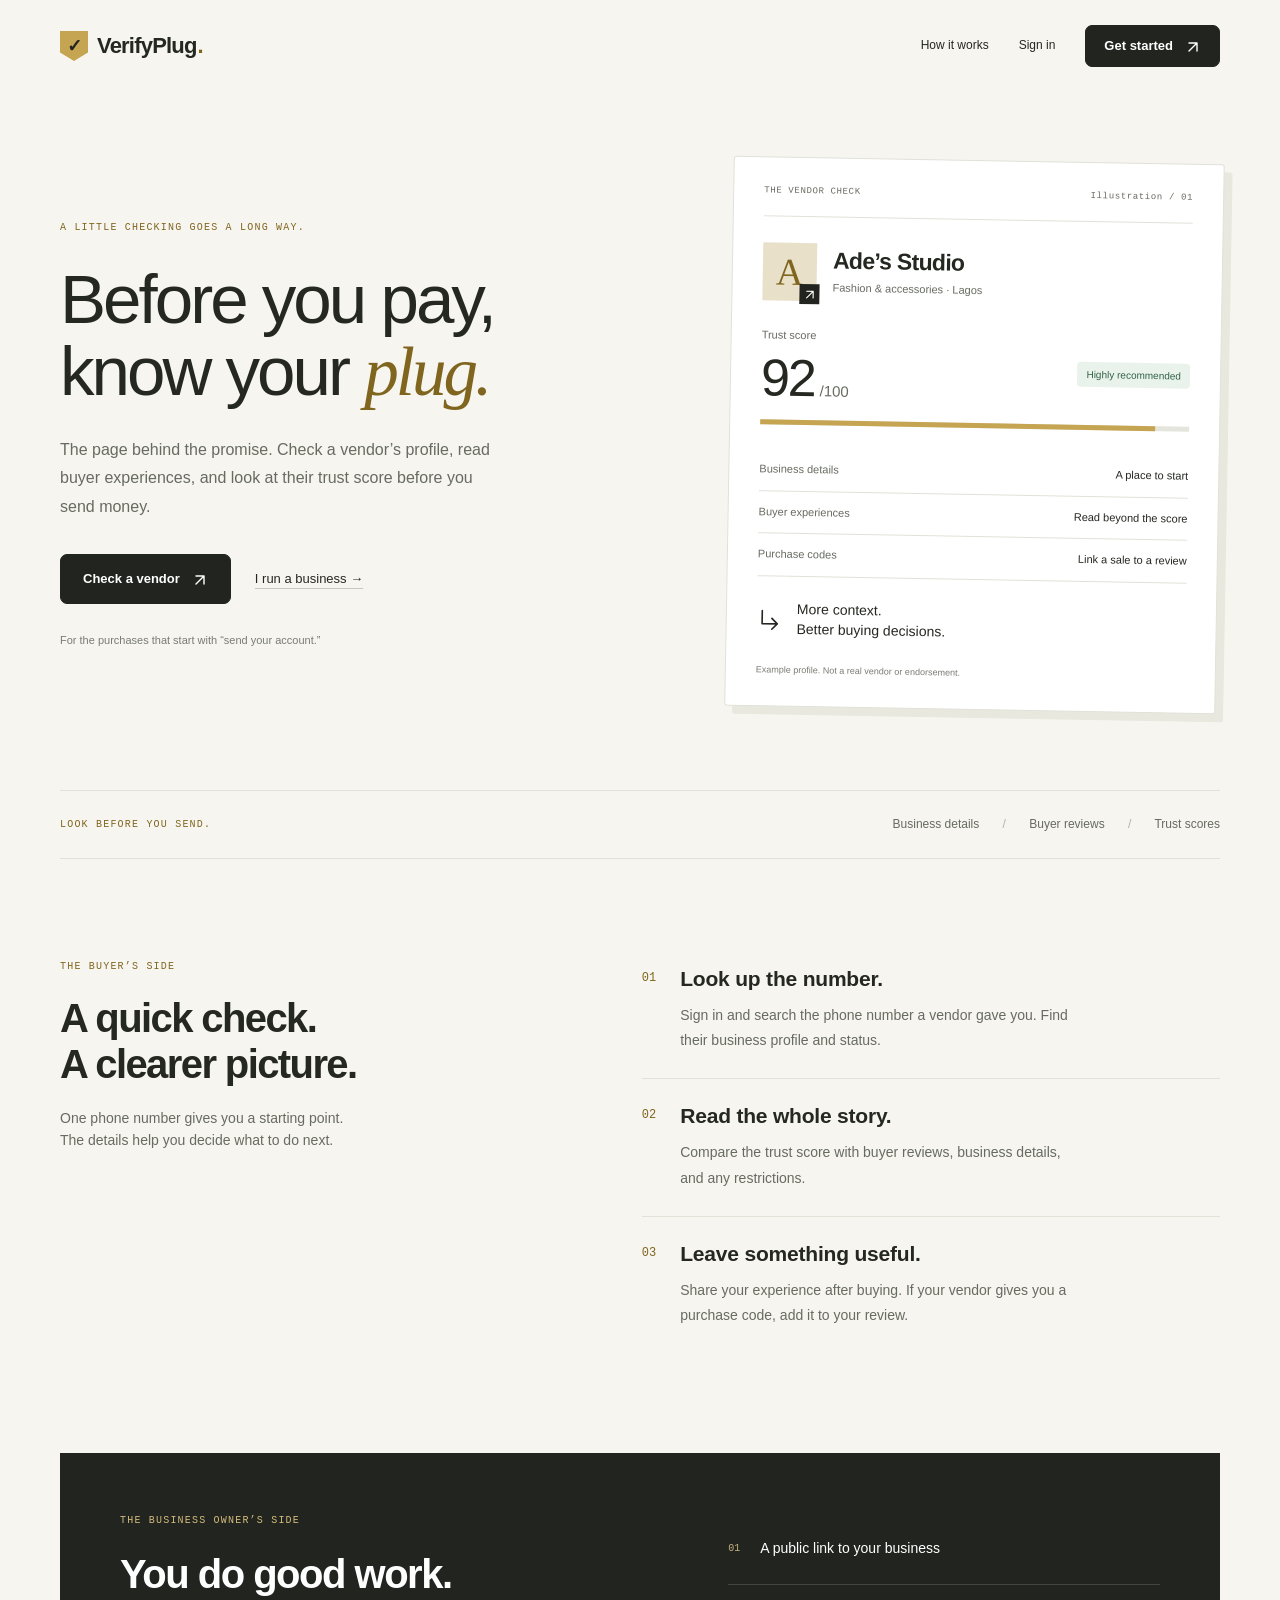
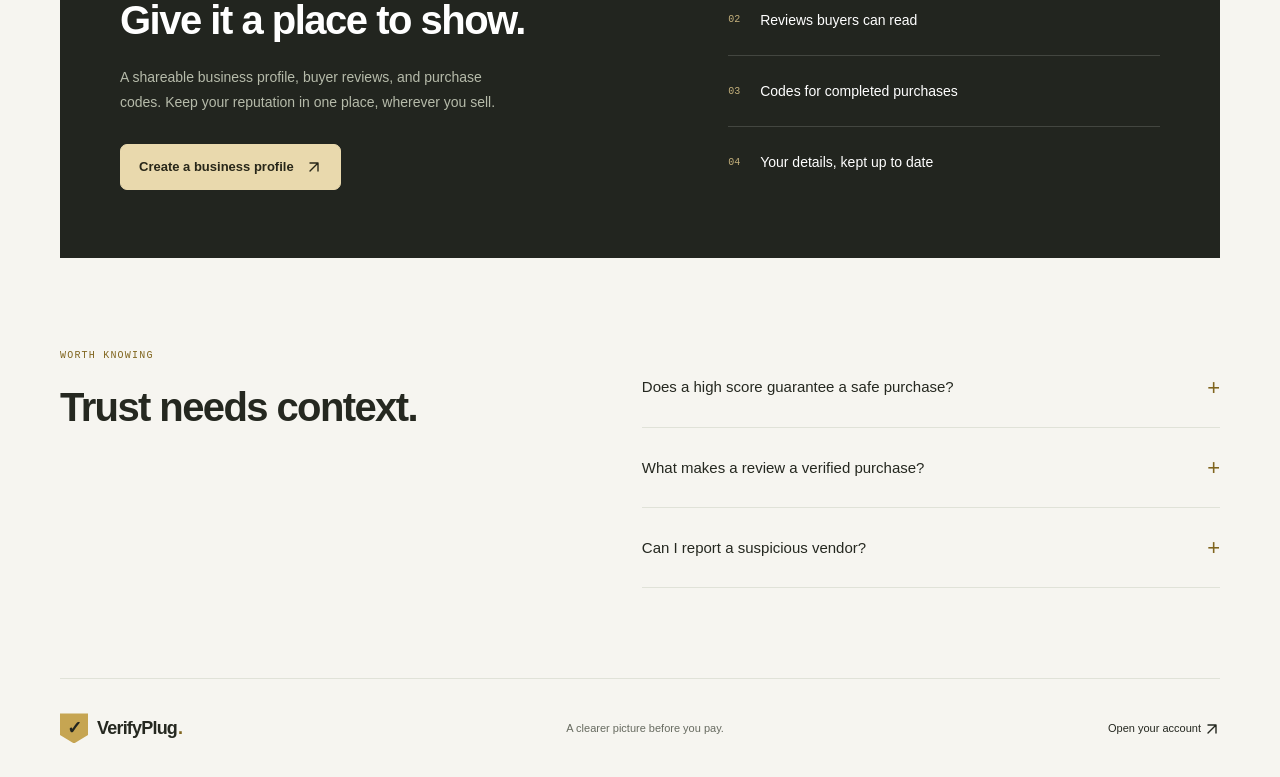
<file: index.html>
<!DOCTYPE html>
<html lang="en">
<head><meta charset="UTF-8"><meta name="viewport" content="width=device-width, initial-scale=1"><meta name="theme-color" content="#f6f5f0"><title>Know who you’re buying from — VerifyPlug</title><link rel="icon" href="/favicon.ico?v=2" sizes="any">
<link rel="icon" href="/favicon.svg?v=2" type="image/svg+xml">
<link rel="apple-touch-icon" href="/apple-touch-icon.png?v=2"><link rel="stylesheet" href="style.css"><meta name="description" content="Check vendor profiles, buyer reviews and trust scores before you pay. Build a public reputation for your business on VerifyPlug."><link rel="stylesheet" href="landing.css"></head>
<body class="landing"><a class="skip-link" href="#main">Skip to content</a>
<nav class="lp-nav" aria-label="Main navigation"><a href="index.html" class="brand" aria-label="VerifyPlug home"><span class="brand-seal" aria-hidden="true">✓</span>VerifyPlug<span class="brand-period">.</span></a><div class="nav-actions"><a class="nav-how" href="#how-it-works">How it works</a><a href="auth.html">Sign in</a><a class="btn" href="auth.html?mode=signup">Get started <span aria-hidden="true"><svg class="arrow-icon" aria-hidden="true" viewBox="0 0 16 16" fill="none"><path d="M4 12 12 4M4 4h8v8" stroke="currentColor" stroke-width="1.4" stroke-linecap="round" stroke-linejoin="round"/></svg></span></a></div></nav>
<main id="main">
<section class="lp-hero"><div class="hero-copy"><span class="eyebrow">A little checking goes a long way.</span><h1>Before you pay,<br>know your <em>plug.</em></h1><p class="sub">The page behind the promise. Check a vendor’s profile, read buyer experiences, and look at their trust score before you send money.</p><div class="lp-cta"><a class="btn" href="auth.html">Check a vendor <span aria-hidden="true"><svg class="arrow-icon" aria-hidden="true" viewBox="0 0 16 16" fill="none"><path d="M4 12 12 4M4 4h8v8" stroke="currentColor" stroke-width="1.4" stroke-linecap="round" stroke-linejoin="round"/></svg></span></a><a class="text-link" href="auth.html?mode=signup&role=vendor">I run a business →</a></div><p class="hero-footnote">For the purchases that start with “send your account.”</p></div>
<div class="profile-example" aria-label="Illustrative vendor profile"><div class="example-caption"><span>THE VENDOR CHECK</span><span>Illustration / 01</span></div><div class="example-business"><div class="example-monogram">A<span><svg class="arrow-icon" aria-hidden="true" viewBox="0 0 16 16" fill="none"><path d="M4 12 12 4M4 4h8v8" stroke="currentColor" stroke-width="1.4" stroke-linecap="round" stroke-linejoin="round"/></svg></span></div><div><h2>Ade’s Studio</h2><p>Fashion & accessories · Lagos</p></div></div><div class="example-score"><div><span>Trust score</span><strong>92<small>/100</small></strong></div><span class="status-trusted">Highly recommended</span></div><div class="example-meter" aria-hidden="true"><span></span></div><div class="example-row"><span>Business details</span><b>A place to start</b></div><div class="example-row"><span>Buyer experiences</span><b>Read beyond the score</b></div><div class="example-row"><span>Purchase codes</span><b>Link a sale to a review</b></div><div class="example-note"><svg aria-hidden="true" width="26" height="26" viewBox="0 0 24 24" fill="none"><path d="M5 4v12h14m-5-5 5 5-5 5" stroke="currentColor" stroke-width="1.5" stroke-linecap="round" stroke-linejoin="round"/></svg><p>More context.<br>Better buying decisions.</p></div><p class="example-disclaimer">Example profile. Not a real vendor or endorsement.</p></div></section>
<div class="principle-strip"><span>LOOK BEFORE YOU SEND.</span><p>Business details <span aria-hidden="true">/</span> Buyer reviews <span aria-hidden="true">/</span> Trust scores</p></div>
<section id="how-it-works" class="lp-section"><div class="section-intro"><span class="eyebrow">The buyer’s side</span><h2>A quick check.<br>A clearer picture.</h2><p>One phone number gives you a starting point. The details help you decide what to do next.</p></div><div class="steps"><article><span class="step-num">01</span><div><h3>Look up the number.</h3><p>Sign in and search the phone number a vendor gave you. Find their business profile and status.</p></div></article><article><span class="step-num">02</span><div><h3>Read the whole story.</h3><p>Compare the trust score with buyer reviews, business details, and any restrictions.</p></div></article><article><span class="step-num">03</span><div><h3>Leave something useful.</h3><p>Share your experience after buying. If your vendor gives you a purchase code, add it to your review.</p></div></article></div></section>
<section class="vendor-band" id="features"><div><span class="eyebrow">The business owner’s side</span><h2>You do good work.<br>Give it a place to show.</h2><p>A shareable business profile, buyer reviews, and purchase codes. Keep your reputation in one place, wherever you sell.</p><a class="btn" href="auth.html?mode=signup&role=vendor">Create a business profile <svg class="arrow-icon" aria-hidden="true" viewBox="0 0 16 16" fill="none"><path d="M4 12 12 4M4 4h8v8" stroke="currentColor" stroke-width="1.4" stroke-linecap="round" stroke-linejoin="round"/></svg></a></div><ul><li><span>01</span> A public link to your business</li><li><span>02</span> Reviews buyers can read</li><li><span>03</span> Codes for completed purchases</li><li><span>04</span> Your details, kept up to date</li></ul></section>
<section class="lp-section faq-section"><div class="section-intro"><span class="eyebrow">Worth knowing</span><h2>Trust needs context.</h2></div><div class="faq-list"><details><summary>Does a high score guarantee a safe purchase?</summary><p>No. A score is a signal, not a guarantee. Read the reviews, confirm who you’re dealing with, and use a payment method with buyer protection where possible.</p></details><details><summary>What makes a review a verified purchase?</summary><p>A purchase code links the review to a code issued by that vendor. Other reviews can still be posted, but they don’t carry the purchase-code label.</p></details><details><summary>Can I report a suspicious vendor?</summary><p>Yes. Sign in as a customer and use “Report a concern” with the vendor’s phone number and what happened.</p></details></div></section>
</main><footer class="lp-footer"><a href="index.html" class="brand" aria-label="VerifyPlug home"><span class="brand-seal" aria-hidden="true">✓</span>VerifyPlug<span class="brand-period">.</span></a><p>A clearer picture before you pay.</p><a href="auth.html">Open your account <svg class="arrow-icon" aria-hidden="true" viewBox="0 0 16 16" fill="none"><path d="M4 12 12 4M4 4h8v8" stroke="currentColor" stroke-width="1.4" stroke-linecap="round" stroke-linejoin="round"/></svg></a></footer></body></html>
</file>
<file: style.css>
/* VerifyPlug: warm paper, ink, and a quiet brass accent. */
:root{--ink:#22251f;--charcoal:#22251f;--gold:#c6a552;--gold-deep:#80651e;--gold-soft:#f1ead8;--gold-line:#dfd1ac;--bg:#f6f5f0;--surface:#fff;--surface-2:#f1f1eb;--surface-3:#e4e5dc;--text:#252820;--muted:#676b60;--faint:#797c72;--border:#e0e2d8;--border-strong:#c6cabe;--green:#326247;--green-bg:#eaf3eb;--amber:#855d18;--amber-bg:#f8eddb;--red:#a83b32;--red-bg:#faeeec;--font:-apple-system,BlinkMacSystemFont,"Segoe UI",sans-serif;--r-sm:8px;--r-md:12px;--r-lg:16px;--sh-sm:0 2px 4px #20251a04;--sh-lg:0 20px 60px #20251a24}
*{box-sizing:border-box;margin:0;padding:0} [hidden]{display:none!important}
html{scroll-behavior:smooth;scroll-padding-top:90px}body{font-family:var(--font);font-size:15px;line-height:1.6;color:var(--text);background:var(--bg);-webkit-font-smoothing:antialiased;min-height:100vh}::selection{background:var(--gold-soft)}
h1,h2,h3{line-height:1.15;font-weight:600;text-wrap:balance}h1{font-size:clamp(30px,4vw,43px);letter-spacing:-1.5px}h2{font-size:24px;letter-spacing:-.7px}h3{font-size:17px;letter-spacing:-.2px}p{font-size:14px;color:var(--muted)}a{color:inherit;text-decoration:none}small{font-size:12px}img,svg{max-width:100%}button,input,select,textarea{font:inherit}button,a,input,textarea,select{-webkit-tap-highlight-color:transparent}button,a{touch-action:manipulation}a:focus-visible,button:focus-visible,input:focus-visible,select:focus-visible,textarea:focus-visible,summary:focus-visible{outline:3px solid var(--gold);outline-offset:3px}
.skip-link{position:fixed;top:-100px;left:16px;z-index:999999;background:var(--ink);color:white;padding:12px 20px}.skip-link:focus{top:12px}
.eyebrow{font-family:ui-monospace,SFMono-Regular,Consolas,monospace;font-size:10px;letter-spacing:.12em;font-weight:500;text-transform:uppercase;display:block;color:var(--gold-deep);margin-bottom:10px}
.container{max-width:1160px;margin:auto;padding:48px 32px 80px;min-width:0}.topbar{display:flex;align-items:center;justify-content:space-between;gap:18px;padding:18px max(24px,calc((100vw - 1096px)/2));border-bottom:1px solid var(--border);background:var(--bg);min-height:77px}.brand{display:inline-flex;align-items:center;gap:9px;font-size:22px;font-weight:700;letter-spacing:-.8px;white-space:nowrap}.brand-period{color:var(--gold-deep);margin-left:-8px}.brand-seal{display:inline-grid;place-items:center;width:28px;height:30px;clip-path:polygon(0 0,100% 0,100% 72%,50% 100%,0 72%);background:var(--gold);color:var(--ink);font-size:18px;font-weight:700;flex-shrink:0}.brand-seal svg{width:17px;height:17px}.topbar-tag{font-size:12px;color:var(--muted)}.topbar-actions{display:flex;align-items:center;gap:18px}.topbar .signout{width:auto;margin:0;min-height:40px;padding:8px 14px;font-size:12px}
.card,.vendor-card,.premium-vendor-card,.vendor-owner-card,.result-card,.v-panel{background:var(--surface);border:1px solid var(--border);border-radius:var(--r-md);padding:26px;min-width:0;overflow-wrap:anywhere}.card h2{margin-bottom:8px}.grid,#premiumVendors{display:grid;grid-template-columns:repeat(auto-fit,minmax(min(240px,100%),1fr));gap:16px}.grid .stat-card{padding:22px 24px;border-radius:8px}.stat-card h2{font-size:25px;margin-bottom:6px}.stat-card p{font-size:12px}.result-card,.vendor-card{margin-bottom:12px}.card .card{box-shadow:none}.muted-text{font-size:13px;color:var(--muted)}
label,legend{font-size:13px;font-weight:500;display:block;color:var(--text);margin:15px 0 6px}input,select,textarea{display:block;width:100%;max-width:100%;min-height:46px;padding:11px 13px;border:1px solid var(--border-strong);border-radius:7px;background:var(--surface);color:var(--text);font-size:16px;line-height:1.5;transition:border-color .15s}input::placeholder,textarea::placeholder{color:var(--faint)}textarea{resize:vertical;min-height:100px}select{appearance:none;background-image:url("data:image/svg+xml,%3Csvg xmlns='http://www.w3.org/2000/svg' width='16' height='16' fill='none'%3E%3Cpath d='m4 6 4 4 4-4' stroke='%23676b60' stroke-width='1.5'/%3E%3C/svg%3E");background-repeat:no-repeat;background-position:right 12px center;padding-right:38px}input:focus,select:focus,textarea:focus{border-color:var(--gold-deep)}
button,.btn{display:inline-flex;align-items:center;justify-content:center;gap:12px;min-height:46px;width:100%;padding:11px 18px;margin-top:14px;background:var(--ink);color:#fff;border:1px solid var(--ink);border-radius:7px;cursor:pointer;font-size:13px;font-weight:600;line-height:1.5;transition:background .16s,color .16s,border-color .16s}button:hover,.btn:hover{background:#3a3f32}button:disabled{cursor:not-allowed;opacity:.55}.btn-secondary{background:transparent;color:var(--text);border:1px solid var(--border-strong)}.btn-secondary:hover{background:var(--surface-2)}a.btn{width:auto;text-decoration:none;margin-top:0}.text-link{display:inline-flex;align-items:center;gap:6px;min-height:44px;font-size:13px;font-weight:500;text-decoration:underline;text-underline-offset:5px;text-decoration-color:var(--border-strong)}.text-link:hover{text-decoration-color:var(--text)}.text-button{display:inline;width:auto;min-height:44px;border:0;background:none;color:var(--text);padding:0 4px;margin:0;text-decoration:underline}.text-button:hover{background:none}
.badges{display:flex;gap:7px;flex-wrap:wrap;align-items:center}.status-recommended,.status-trusted,.status-normal,.status-weak,.status-banned,.verified-badge,.premium-badge,.status-paid,.status-unpaid{display:inline-flex;align-items:center;gap:5px;font-size:11px;font-weight:500;line-height:1.5;border-radius:4px;padding:5px 9px}.status-recommended,.status-trusted,.status-paid{color:var(--green);background:var(--green-bg)}.status-normal,.status-unpaid{background:var(--surface-2);color:var(--muted)}.status-weak{color:var(--amber);background:var(--amber-bg)}.status-banned{color:var(--red);background:var(--red-bg)}.verified-badge,.premium-badge{color:var(--gold-deep);background:var(--gold-soft)}.premium-badge{margin:12px 0}
.vendor-header{display:flex;flex-direction:column;gap:9px;margin-bottom:14px}.vendor-info p,.premium-vendor-card p{margin:5px 0}.vendor-actions{display:flex;flex-wrap:wrap;gap:8px;margin-top:20px}.vendor-actions button{width:auto;margin:0;font-size:12px}.premium-vendor-card .text-link{display:flex}.business-overview{display:flex;justify-content:space-between;align-items:center;gap:32px;padding:30px 34px;background:var(--surface);border:1px solid var(--border);border-radius:12px 12px 0 0}.business-identity{min-width:0;overflow-wrap:anywhere}.business-identity h2{font-size:32px;margin-bottom:10px}.business-identity .badges{margin:16px 0 6px}.score-summary{flex-shrink:0;text-align:center}.score-summary p{font-size:10px;margin-top:10px}.trust-ring{--p:50;width:108px;height:108px;border-radius:50%;background:conic-gradient(var(--gold) calc(var(--p)*1%),var(--surface-3) 0);display:grid;place-items:center;margin:auto}.trust-ring .inner{width:94px;height:94px;border-radius:50%;background:var(--surface);display:flex;align-items:center;justify-content:center;flex-direction:column}.trust-ring b{font-size:27px;line-height:1.2;letter-spacing:-1px}.trust-ring span{font-size:9px;text-transform:uppercase;letter-spacing:.05em;color:var(--muted)}
.metric-strip{display:grid;grid-template-columns:repeat(3,minmax(0,1fr));background:var(--surface);border:1px solid var(--border);border-top:0;border-radius:0 0 12px 12px;margin-bottom:24px}.metric-strip>div{padding:20px 30px;border-right:1px solid var(--border)}.metric-strip>div:last-child{border:0}.metric-strip span{display:block;font-size:12px;color:var(--muted);margin-bottom:6px}.metric-strip strong{font-size:27px;font-weight:500;letter-spacing:-1px}.metric-strip small{font-size:11px;color:var(--muted);letter-spacing:0;font-weight:400}.workspace-columns{display:grid;grid-template-columns:minmax(0,1.5fr) minmax(0,1fr);gap:24px;align-items:start}.section-heading{display:flex;align-items:center;justify-content:space-between;gap:20px}.section-heading button{width:auto;margin:0}.codes-list{display:flex;flex-direction:column;gap:8px;max-height:380px;overflow:auto;margin-top:24px}.code-pill{display:flex;align-items:center;justify-content:space-between;gap:10px;background:var(--surface-2);border:1px solid var(--border);border-radius:6px;padding:10px 14px}.code{font-family:ui-monospace,SFMono-Regular,Consolas,monospace;font-size:13px;word-break:break-all}.code-copy{width:auto;margin:0;min-height:44px;background:var(--surface);color:var(--text);border-color:var(--border-strong);font-size:12px;padding:8px 14px}.code-copy:hover{background:var(--surface-3)}.empty-state{padding:30px 14px;text-align:center;background:var(--bg);border-radius:8px}.empty-state h3{margin-bottom:10px}.empty-state p{font-size:13px}.detail-list>div{display:flex;gap:16px;justify-content:space-between;border-bottom:1px solid var(--border);padding:14px 0;font-size:12px}.detail-list dt{color:var(--muted)}.detail-list dd{text-align:right;overflow-wrap:anywhere;min-width:0}.account-panel .vendor-actions{flex-direction:column}.account-panel .vendor-actions button{width:100%}.membership-note{margin-top:24px;padding-top:22px;border-top:1px solid var(--border)}.membership-note p{font-size:12px;margin-top:8px}.membership-note button{background:var(--gold-soft);color:var(--text);border-color:var(--gold-line)}#vendorForm{max-width:680px;margin:auto}#vendorForm label{margin-top:16px}
.page-state{max-width:620px;margin:80px auto;padding:32px;min-height:320px}.page-state h1{font-size:32px;margin:16px 0}.page-state p{margin-bottom:20px}.page-state .btn{width:auto;margin-right:16px}.loading-line{width:70px;height:3px;background:var(--gold);margin-bottom:28px;animation:pulse 1.3s ease-in-out infinite}.loading-help{font-size:12px;animation:delayed-help 0s 12s both}@keyframes delayed-help{from{visibility:hidden}to{visibility:visible}}@keyframes pulse{50%{opacity:.35;transform:scaleX(.6);transform-origin:left}}#banScreen{max-width:580px;margin:80px auto;padding:30px}#banScreen h1{margin-bottom:16px;color:var(--red)}
.file-upload{position:relative;display:flex;align-items:center;flex-wrap:wrap;gap:10px;padding:16px;border:1px dashed var(--border-strong);border-radius:7px;font-size:12px;background:var(--bg)}.file-upload svg{width:18px;height:18px}.file-upload input[type=file]{position:absolute;inset:0;width:100%;height:100%;opacity:0;cursor:pointer}.file-upload:focus-within{outline:3px solid var(--gold)}.file-name{font-size:11px;overflow-wrap:anywhere}.modal{position:fixed;inset:0;display:none;align-items:center;justify-content:center;background:#171b1599;z-index:200;padding:20px}.modal-content{width:100%;max-width:520px;max-height:90vh;max-height:90dvh;overflow:auto;background:white;border-radius:14px;padding:30px;box-shadow:var(--sh-lg)}.modal-content h2{margin-bottom:10px}.modal-open{overflow:hidden}#toast{position:fixed;bottom:24px;left:50%;transform:translateX(-50%);width:max-content;max-width:calc(100vw - 32px);background:var(--ink);color:white;padding:14px 20px;border-radius:8px;font-size:13px;opacity:0;pointer-events:none;z-index:99999;transition:opacity .2s;box-shadow:var(--sh-lg);overflow-wrap:anywhere}#toast.show{opacity:1}#toast.error{background:#7f2f28}#toast.warning{background:#725c25}.reveal{animation:enter .22s ease-out}@keyframes enter{from{opacity:.6;transform:translateY(4px)}to{opacity:1;transform:none}}
.v-panel{margin-top:18px}.v-panel-head{display:flex;justify-content:space-between;align-items:center;margin-bottom:20px}.v-hero{text-align:center;padding:36px 24px}.v-hero h1{font-size:30px;margin:15px 0}.trust-avatar{--p:50;width:108px;height:108px;border-radius:50%;padding:5px;background:conic-gradient(var(--gold) calc(var(--p)*1%),var(--surface-3) 0);margin:0 auto 18px}.trust-avatar-inner{width:100%;height:100%;border-radius:50%;background:white;display:grid;place-items:center;overflow:hidden}.trust-avatar img{width:100%;height:100%;object-fit:cover}.trust-avatar .fb{font-size:32px;color:var(--gold-deep)}.trust-pct{font-size:12px;color:var(--gold-deep)}.info-row{display:flex;gap:16px;padding:14px 0;border-bottom:1px solid var(--border);align-items:center}.info-row:last-of-type{border:0}.info-row .chip{width:35px;color:var(--gold-deep);flex-shrink:0;text-align:center}.info-row .meta{display:flex;flex-direction:column;min-width:0}.rl{font-size:10px;color:var(--muted);text-transform:uppercase;letter-spacing:.08em}.rv{font-size:14px;overflow-wrap:anywhere}.review{padding:20px 0;border-bottom:1px solid var(--border)}.review:last-child{border:0}.review-top{display:flex;align-items:center;gap:12px;margin-bottom:10px}.rating-pill{font-size:13px;font-weight:600}.rating-pill i{color:var(--gold-deep)}.rev-verified{font-size:11px;color:var(--green)}.review .rp{color:var(--text)}.review .rc{margin-top:6px}.socials{display:flex;justify-content:center;gap:10px;margin-top:24px}.social-link{display:grid;place-items:center;width:44px;height:44px;border:1px solid var(--border);border-radius:7px;font-size:18px;color:var(--muted)}.social-link:hover{color:var(--text);background:var(--bg)}
.auth-layout{max-width:1200px;min-height:calc(100vh - 80px);margin:auto;display:grid;grid-template-columns:1fr 1fr}.auth-story{padding:90px 48px 40px;display:flex;flex-direction:column;border-right:1px solid var(--border)}.auth-story h1{font-size:clamp(40px,4.2vw,62px);letter-spacing:-2.5px;margin:26px 0;line-height:1.08}.auth-story em{font-family:Georgia,serif;color:var(--gold-deep);font-weight:400}.auth-story p{font-size:16px;line-height:1.8}.auth-story-footer{display:flex;justify-content:space-between;gap:10px;font:9px ui-monospace,monospace;letter-spacing:.08em;color:var(--muted);margin-top:auto;padding-top:100px}.auth-panel{padding:56px 56px 80px;display:flex;align-items:center;justify-content:center}.auth-panel-inner{width:100%;max-width:380px}.segmented{display:flex;padding:4px;background:#eaece4;border-radius:8px;margin-bottom:38px}.segmented button{width:50%;margin:0;min-height:42px;border:0;background:transparent;color:var(--muted);font-size:12px;border-radius:5px}.segmented button[aria-pressed=true]{background:white;color:var(--text);box-shadow:0 1px 3px #0000000d}.auth-panel h2{font-size:32px;letter-spacing:-1px;margin-bottom:10px}.auth-panel form{margin-top:28px}.password-field{position:relative}.password-field input{padding-right:72px}.password-field button{position:absolute;right:4px;top:2px;width:auto;min-height:42px;padding:8px 10px;background:none;color:var(--muted);border:0;margin:0;font-size:12px}.field-note{font-size:11px;margin-top:9px}.auth-note{border-top:1px solid var(--border);padding-top:20px;margin-top:26px;font-size:11px}.role-options{display:grid;grid-template-columns:1fr 1fr;gap:10px}fieldset{border:0;margin-top:20px;min-width:0}legend{margin:0 0 8px}.role-options label{margin:0;display:flex;gap:8px;align-items:flex-start;cursor:pointer;padding:12px;border:1px solid var(--border-strong);border-radius:7px;font-size:12px}.role-options label:has(input:checked){background:var(--gold-soft);border-color:var(--gold)}.role-options input{width:14px;height:14px;min-height:0;padding:0;margin-top:3px;accent-color:var(--gold-deep);flex-shrink:0}.role-options small{display:block;font-size:10px;line-height:1.5;color:var(--muted);margin-top:4px}
@media(max-width:760px){.workspace-columns{grid-template-columns:1fr}.auth-layout{grid-template-columns:1fr}.auth-story{display:none}.auth-panel{padding:40px 24px}.container{padding:32px 18px 60px}.business-overview{padding:24px}.business-identity h2{font-size:26px}.metric-strip>div{padding:16px}.topbar{padding:16px 20px}.topbar-tag{display:none}.metric-strip small{display:block}.metric-strip strong{font-size:24px}.section-heading{gap:14px}.section-heading button{font-size:12px;padding:10px}.card,.v-panel{padding:22px}.page-state{margin:40px auto}.codes-panel>.section-heading{align-items:flex-start}.codes-panel .eyebrow{font-size:9px}}
@media(max-width:440px){.brand{font-size:20px}.topbar{gap:8px;padding:15px 16px}.business-overview{align-items:flex-start;gap:12px;padding:20px}.business-identity h2{font-size:24px}.score-summary{max-width:94px}.trust-ring{width:80px;height:80px}.trust-ring .inner{width:68px;height:68px}.trust-ring b{font-size:22px}.trust-ring span{font-size:7px}.score-summary p{font-size:9px}.metric-strip>div{padding:14px 10px}.metric-strip span{font-size:10px}.metric-strip strong{font-size:22px}.section-heading{flex-direction:column}.section-heading button{width:100%;margin-bottom:12px}.card{padding:20px}.vendor-actions button{flex:1 1 120px}.modal{padding:12px}.modal-content{padding:22px}.page-state{padding:24px}.code-pill{padding:8px 10px}.auth-panel{padding:30px 20px}.role-options{gap:8px}.auth-eyebrow{font-size:9px}}
@media(prefers-reduced-motion:reduce){*,*::before,*::after{scroll-behavior:auto!important;animation:none!important;transition:none!important}}

.arrow-icon{width:16px;height:16px;flex-shrink:0;vertical-align:middle}.text-link>.arrow-icon{width:13px;height:13px}
</file>
<file: landing.css>
/* Editorial landing page: useful context, not promotional counters. */
.lp-nav{max-width:1224px;padding:25px 32px;margin:auto;display:flex;align-items:center;justify-content:space-between;gap:24px}.nav-actions{display:flex;align-items:center;gap:30px;font-size:12px}.nav-actions .btn{padding:10px 18px;min-height:42px}.lp-hero{max-width:1224px;margin:auto;padding:68px 32px 80px;display:grid;grid-template-columns:1.2fr 1fr;gap:80px;align-items:center}.hero-copy .eyebrow{margin-bottom:28px}.hero-copy h1{font-size:clamp(50px,5.4vw,76px);letter-spacing:-3px;line-height:1.04;font-weight:500}.hero-copy em{font-family:Georgia,'Times New Roman',serif;font-weight:400;color:var(--gold-deep)}.hero-copy .sub{font-size:16px;max-width:440px;line-height:1.8;margin-top:28px}.lp-cta{display:flex;align-items:center;gap:24px;flex-wrap:wrap;margin-top:32px}.lp-cta .btn{min-height:50px;padding:13px 22px}.hero-footnote{font-size:11px;margin-top:28px;color:var(--faint)}.profile-example{background:#fff;border:1px solid var(--border);border-radius:3px;box-shadow:8px 8px 0 #e9e8df;padding:28px 30px;transform:rotate(1deg)}.example-caption{display:flex;justify-content:space-between;font:9px ui-monospace,monospace;letter-spacing:.07em;color:var(--muted);border-bottom:1px solid var(--border);padding-bottom:20px}.example-business{display:flex;gap:16px;align-items:center;margin:26px 0}.example-monogram{position:relative;display:grid;place-items:center;flex-shrink:0;width:54px;height:58px;background:#e9e0ca;color:var(--gold-deep);font:38px Georgia,serif}.example-monogram span{position:absolute;right:-3px;bottom:-3px;background:var(--ink);color:white;width:20px;height:20px;font:13px var(--font);display:grid;place-items:center}.example-business h2{font-size:23px}.example-business p{font-size:11px;margin-top:5px}.example-score{display:flex;align-items:center;justify-content:space-between;gap:12px}.example-score>div>span{display:block;font-size:11px;color:var(--muted)}.example-score strong{display:block;font-size:52px;font-weight:500;letter-spacing:-2px;line-height:1.3}.example-score small{font-size:15px;color:var(--muted);font-weight:400;letter-spacing:0;margin-left:5px}.example-score .status-trusted{font-size:10px}.example-meter{height:5px;background:var(--surface-3);margin:8px 0 24px}.example-meter span{display:block;width:92%;height:100%;background:var(--gold)}.example-row{display:flex;justify-content:space-between;gap:10px;padding:12px 0;border-bottom:1px solid var(--border);font-size:11px;color:var(--muted)}.example-row b{font-weight:500;color:var(--text)}.example-note{display:flex;gap:14px;align-items:center;margin-top:23px}.example-note>span{font-size:35px;color:var(--gold-deep);line-height:1}.example-note p{font-size:14px;color:var(--text);line-height:1.4}.example-disclaimer{font-size:9px;margin-top:24px;color:var(--faint)}.principle-strip{max-width:1160px;margin:auto;display:flex;align-items:center;justify-content:space-between;gap:30px;padding:24px 0;border-top:1px solid var(--border);border-bottom:1px solid var(--border)}.principle-strip>span{font:10px ui-monospace,monospace;letter-spacing:.12em;color:var(--gold-deep)}.principle-strip p{font-size:12px}.principle-strip p span{margin:0 20px;color:#b2b4aa}.lp-section{max-width:1224px;margin:auto;padding:100px 32px;display:grid;grid-template-columns:1fr 1.2fr;gap:100px}.section-intro h2{font-size:40px;letter-spacing:-1.6px;margin:20px 0}.section-intro p{font-size:14px;max-width:310px}.steps article{display:flex;gap:24px;padding:25px 0;border-bottom:1px solid var(--border)}.steps article:first-child{padding-top:8px}.steps article:last-child{border:0}.step-num{font:12px ui-monospace,monospace;color:var(--gold-deep);padding-top:4px}.steps h3{font-size:21px;margin-bottom:12px}.steps p{max-width:400px;line-height:1.8}.vendor-band{max-width:1160px;margin:0 auto;padding:60px;display:grid;grid-template-columns:1.2fr 1fr;gap:90px;background:var(--ink);color:#fff}.vendor-band .eyebrow{color:#d4bb7c}.vendor-band h2{font-size:40px;letter-spacing:-1.5px;margin:22px 0}.vendor-band p{color:#b6bbaa;max-width:390px;line-height:1.8}.vendor-band .btn{background:#e9d9ad;color:#282719;border-color:#e9d9ad;margin-top:28px}.vendor-band ul{list-style:none;align-self:center}.vendor-band li{display:flex;gap:20px;align-items:center;padding:24px 0;border-bottom:1px solid #ffffff26;font-size:14px}.vendor-band li:last-child{border:0}.vendor-band li span{font:10px ui-monospace,monospace;color:#c5b17c}.faq-section{padding-top:90px;padding-bottom:90px}.faq-list details{border-bottom:1px solid var(--border);padding:22px 0}.faq-list summary{font-size:15px;font-weight:500;cursor:pointer;list-style:none;display:flex;justify-content:space-between;gap:20px;min-height:32px;align-items:center}.faq-list summary::-webkit-details-marker{display:none}.faq-list summary:after{content:'+';font-size:22px;color:var(--gold-deep);font-weight:400}.faq-list details[open] summary:after{content:'−'}.faq-list details p{padding-top:18px;font-size:13px;line-height:1.8}.lp-footer{border-top:1px solid var(--border);max-width:1160px;padding:34px 0;margin:auto;display:flex;align-items:center;justify-content:space-between;gap:20px}.lp-footer .brand{font-size:18px}.lp-footer p,.lp-footer>a:last-child{font-size:11px}
@media(max-width:1000px){.lp-hero{gap:40px}.hero-copy h1{font-size:58px}.lp-section{gap:50px}.principle-strip,.vendor-band,.lp-footer{margin-left:32px;margin-right:32px}.vendor-band{padding:42px;gap:40px}.nav-actions{gap:20px}.profile-example{padding:24px}}
@media(max-width:760px){.lp-nav{padding:20px 22px}.nav-how{display:none}.nav-actions{gap:16px}.lp-hero{grid-template-columns:1fr;padding:48px 24px 60px;gap:48px}.hero-copy h1{font-size:58px}.hero-copy .sub{max-width:490px}.profile-example{max-width:480px;width:100%;margin:auto}.principle-strip{margin:0 24px;display:block}.principle-strip p{margin-top:13px}.principle-strip p span{margin:0 10px}.lp-section{grid-template-columns:1fr;padding:64px 24px;gap:32px}.section-intro p{max-width:440px}.section-intro h2{font-size:36px}.vendor-band{grid-template-columns:1fr;gap:28px;padding:36px 26px;margin:0 20px}.vendor-band h2{font-size:34px}.vendor-band li{padding:18px 0}.lp-footer{margin:0 24px;flex-wrap:wrap}.lp-footer p{width:100%;order:3}.faq-section{gap:14px}}
@media(max-width:400px){.lp-nav{padding:18px 16px;gap:12px}.lp-nav .brand{font-size:18px;gap:6px}.lp-nav .brand-seal{width:23px;height:25px}.nav-actions{gap:12px;font-size:11px}.nav-actions .btn{padding:9px 12px;font-size:11px}.lp-hero{padding:38px 20px 50px}.hero-copy h1{font-size:49px;letter-spacing:-2px}.hero-copy .eyebrow{font-size:9px}.lp-cta{gap:16px}.lp-cta .text-link{font-size:12px}.profile-example{padding:22px 18px;transform:none;box-shadow:4px 4px 0 #e9e8df}.example-business h2{font-size:21px}.example-row{font-size:10px}.example-score strong{font-size:46px}.principle-strip p{font-size:10px}.principle-strip p span{margin:0 7px}.section-intro h2{font-size:32px}.vendor-band h2{font-size:30px}.lp-section{padding:56px 20px}.lp-footer .brand{font-size:17px}}

.nav-actions{flex-shrink:0;white-space:nowrap}.example-monogram .arrow-icon{width:13px;height:13px}@media(max-width:400px){.lp-nav .brand{font-size:17px}.nav-actions{gap:10px}.nav-actions .btn{padding:9px 10px}.nav-actions .btn>span{display:none}.hero-copy h1{font-size:44px}}
</file>
